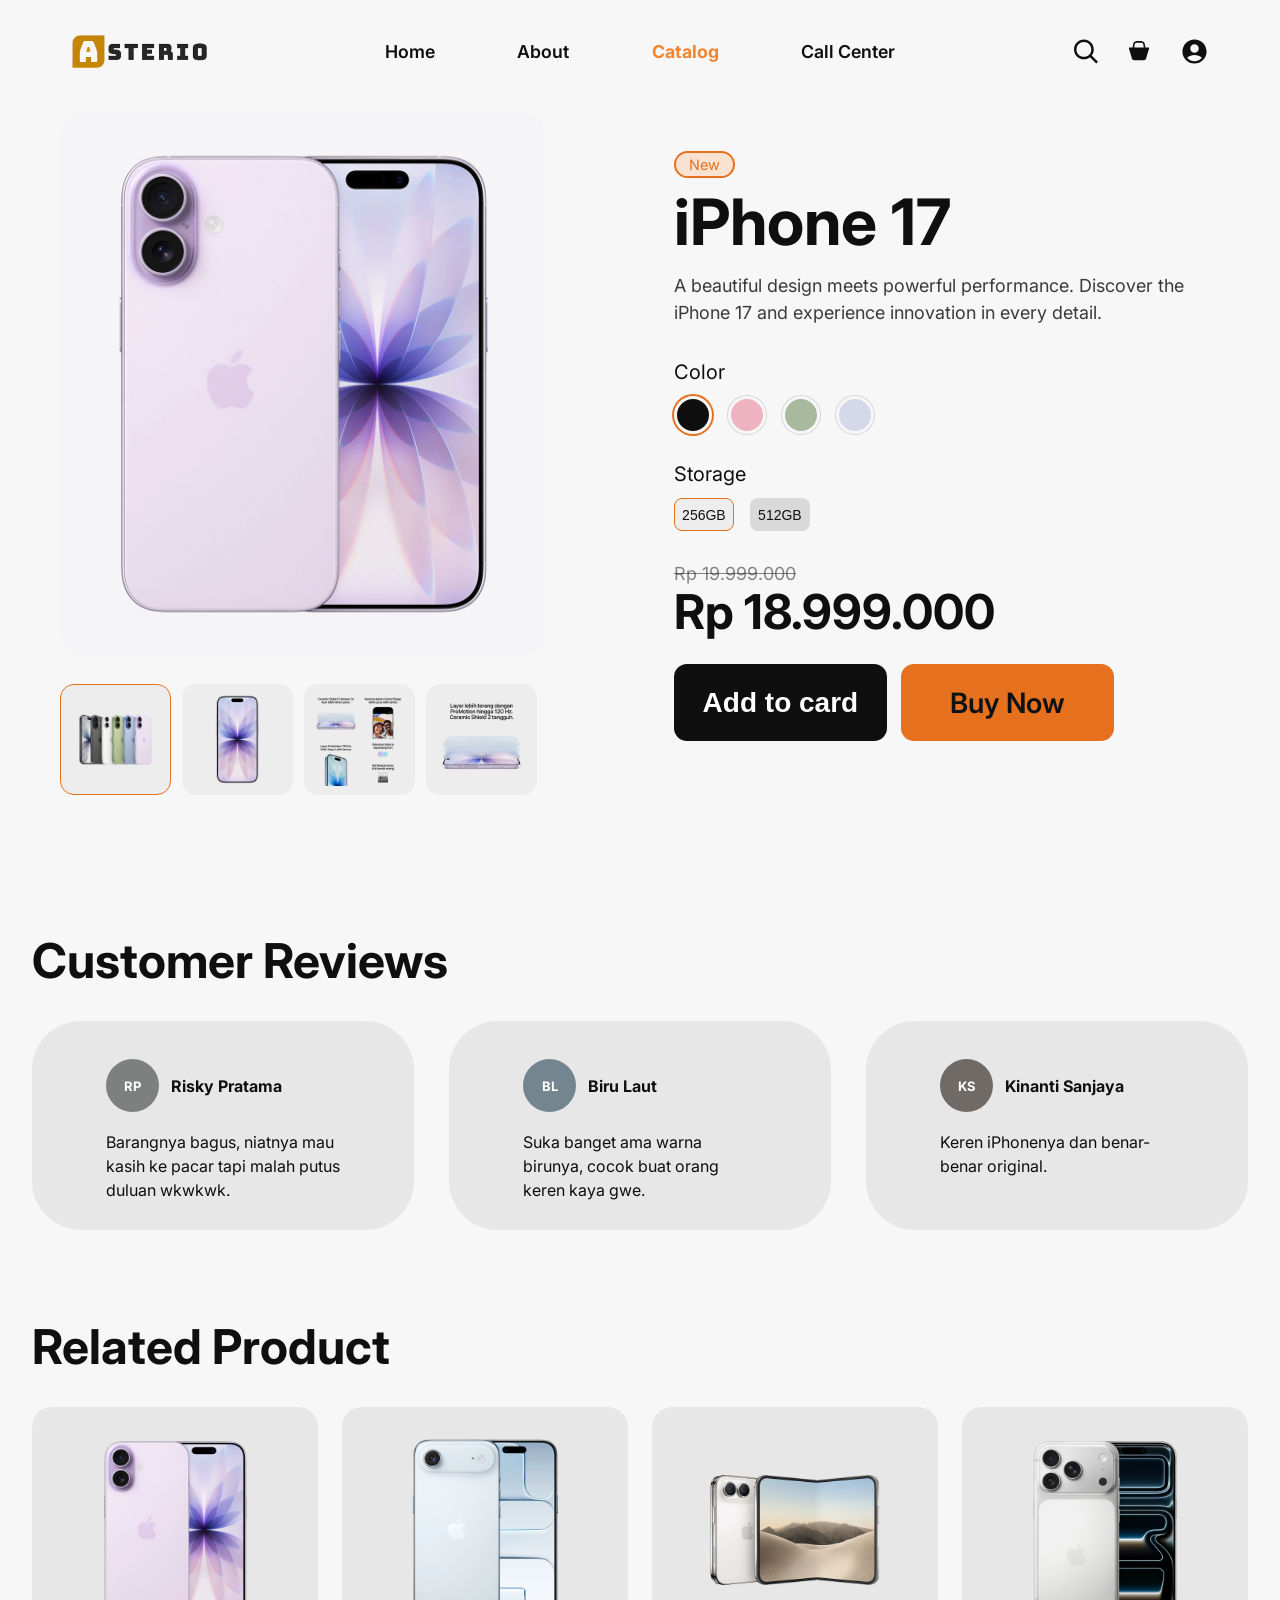
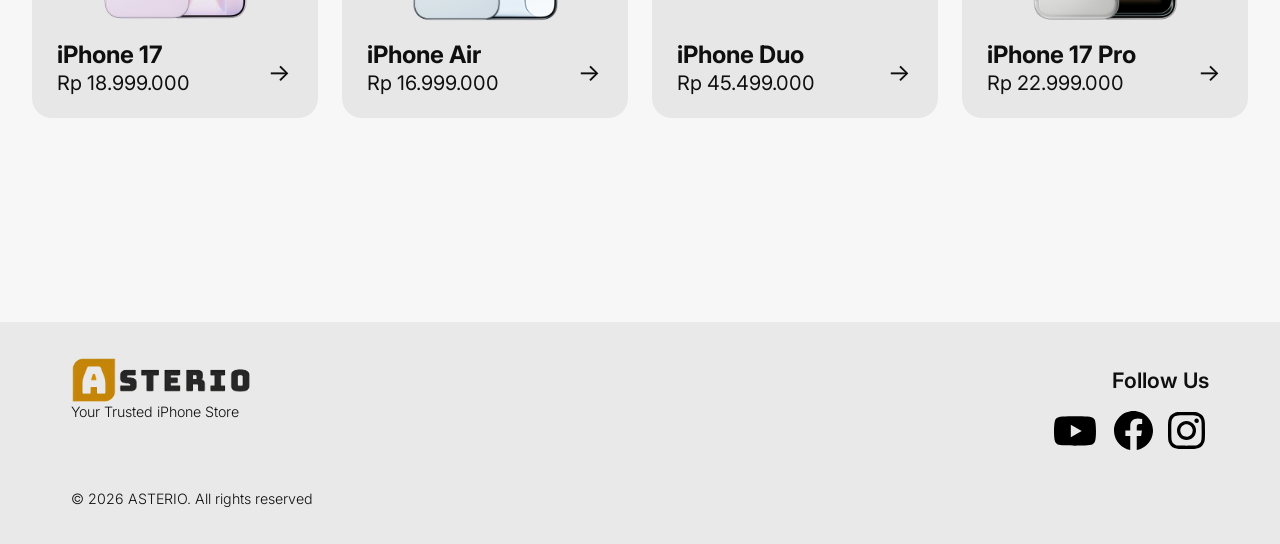
<file: product-detail.html>
<!DOCTYPE html>
<html lang="id">
<head>
    <meta charset="UTF-8">
    <meta name="viewport" content="width=device-width, initial-scale=1.0">
    <title>Product Detail | Asterio</title>
    <link rel="preconnect" href="https://fonts.googleapis.com">
    <link rel="preconnect" href="https://fonts.gstatic.com" crossorigin>
    <link href="https://fonts.googleapis.com/css2?family=Inter:ital,opsz,wght@0,14..32,100..900;1,14..32,100..900&family=Science+Gothic:wght@100..900&display=swap" rel="stylesheet">
    <link rel="stylesheet" href="style.css">
    <link rel="stylesheet" href="pages.css">
</head>
<body>
    <header class="site-header">
        <div class="header-inner">
            <a class="brand" href="index.html" aria-label="Asterio home"><img class="brand-logo" src="assets/asterio-logo.png" alt="ASTERIO"></a>
            <nav class="main-nav" aria-label="Main navigation">
                <a href="index.html">Home</a>
                <a href="about.html">About</a>
                <a href="catalog.html" class="active">Catalog</a>
                <a href="callcenter.html">Call Center</a>
            </nav>
            <img class="header-icons" src="assets/header-icons.svg" alt="Search, shopping bag, and account">
        </div>
    </header>

    <main class="detail-page">
        <section class="detail-hero" aria-label="Detail produk">
            <div class="detail-showcase">
                <div class="detail-gallery">
                    <div class="detail-main-image">
                        <img id="detailImage" src="assets/iphone-17-figma-0.png" alt="iPhone 17">
                    </div>
                    <div class="detail-thumbnails" aria-label="Pilihan tampilan produk">
                        <button class="detail-thumb active" type="button"><img id="thumbOne" src="assets/iphone-17-figma-1.png" alt=""></button>
                        <button class="detail-thumb" type="button"><img id="thumbTwo" src="assets/iphone-17-figma-2.png" alt=""></button>
                        <button class="detail-thumb" type="button"><img id="thumbThree" src="assets/iphone-17-figma-3.png" alt=""></button>
                        <button class="detail-thumb" type="button"><img id="thumbFour" src="assets/iphone-17-figma-4.png" alt=""></button>
                    </div>
                </div>

                <div class="detail-product-info">
                    <span class="detail-badge" id="detailTag">New</span>
                    <h1 id="detailName">iPhone 17</h1>
                    <p class="detail-description" id="detailDescription">A beautiful design meets powerful performance. Discover the iPhone 17 and experience innovation in every detail.</p>

                    <div class="option-group">
                        <span class="option-label">Color</span>
                        <div class="color-options" aria-label="Pilihan warna">
                            <button class="color-dot color-black active" type="button" aria-label="Black"></button>
                            <button class="color-dot color-pink" type="button" aria-label="Pink"></button>
                            <button class="color-dot color-green" type="button" aria-label="Green"></button>
                            <button class="color-dot color-blue" type="button" aria-label="Blue"></button>
                        </div>
                    </div>

                    <div class="option-group">
                        <span class="option-label">Storage</span>
                        <div class="storage-options" aria-label="Pilihan kapasitas">
                            <button class="storage-option active" type="button">256GB</button>
                            <button class="storage-option" type="button">512GB</button>
                        </div>
                    </div>

                    <p class="detail-old-price" id="detailOldPrice">Rp 19.999.000</p>
                    <p class="detail-price" id="detailPrice">Rp 18.999.000</p>

                    <div class="detail-actions">
                        <button class="detail-cart" type="button">Add to card</button>
                        <a id="orderLink" href="callcenter.html" class="detail-buy">Buy Now</a>
                    </div>
                </div>
            </div>
        </section>

        <section class="customer-reviews" aria-labelledby="reviews-title">
            <h2 id="reviews-title">Customer Reviews</h2>
            <div class="review-grid">
                <article class="review-card">
                    <div class="review-person"><span class="review-avatar avatar-one">RP</span><strong>Risky Pratama</strong></div>
                    <p>Barangnya bagus, niatnya mau kasih ke pacar tapi malah putus duluan wkwkwk.</p>
                </article>
                <article class="review-card">
                    <div class="review-person"><span class="review-avatar avatar-two">BL</span><strong>Biru Laut</strong></div>
                    <p>Suka banget ama warna birunya, cocok buat orang keren kaya gwe.</p>
                </article>
                <article class="review-card">
                    <div class="review-person"><span class="review-avatar avatar-three">KS</span><strong>Kinanti Sanjaya</strong></div>
                    <p>Keren iPhonenya dan benar-benar original.</p>
                </article>
            </div>
        </section>

        <section class="related-products" aria-labelledby="related-title">
            <h2 id="related-title">Related Product</h2>
            <div class="related-grid" id="relatedGrid"></div>
        </section>
    </main>

    <footer class="site-footer" id="site-footer">
        <div class="footer-left">
            <div class="footer-brand-block">
                <a class="brand footer-brand" href="index.html" aria-label="Asterio home"><img class="brand-logo" src="assets/asterio-logo.png" alt="ASTERIO"></a>
                <p>Your Trusted iPhone Store</p>
            </div>
            <p class="footer-copyright">&copy; 2026 ASTERIO. All rights reserved</p>
        </div>
        <div class="footer-social">
            <h2>Follow Us</h2>
            <ul class="social-links" aria-label="ASTERIO on social media">
                <li class="social-icon"><img src="assets/footer-youtube.svg" alt="YouTube"></li>
                <li class="social-icon"><img src="assets/footer-facebook-mark.svg" alt="Facebook"></li>
                <li class="social-icon"><img src="assets/footer-instagram.svg" alt="Instagram"></li>
            </ul>
        </div>
    </footer>

    <script>
        const products = {
            "iphone-17": {
                name: "iPhone 17",
                tag: "New",
                price: "Rp 18.999.000",
                oldPrice: "Rp 19.999.000",
                storage: ["256GB", "512GB"],
                thumbs: ["assets/iphone-17-figma-1.png", "assets/iphone-17-figma-2.png", "assets/iphone-17-figma-3.png", "assets/iphone-17-figma-4.png"],
                image: "assets/iphone-17-figma-0.png",
                alt: "iPhone 17 Sage Green",
                description: "A beautiful design meets powerful performance. Discover the iPhone 17 and experience innovation in every detail."
            },
            "iphone-air": {
                name: "iPhone Air",
                tag: "Ultra Thin",
                price: "Rp 16.999.000",
                oldPrice: "Rp 21.499.000",
                storage: ["256GB", "512GB", "1TB"],
                thumbs: ["assets/iphone-air-figma-1.png", "assets/iphone-air-figma-2.png", "assets/iphone-air-figma-3.png", "assets/iphone-air-figma-4.png"],
                image: "assets/iphone-air-figma-0.png",
                alt: "iPhone Air Silver dan Sky Blue",
                description: "Ultra-thin design. Effortless elegance. Powerful performance. Discover the all-new iPhone Air."
            },
            "iphone-duo": {
                name: "iPhone Duo",
                tag: "New Arrival",
                price: "Rp 45.499.000",
                oldPrice: "Rp 46.499.000",
                storage: ["256GB", "512GB", "1TB", "2TB"],
                thumbs: ["assets/iphone-duo-figma-1.png", "assets/iphone-duo-figma-2.png", "assets/iphone-duo-figma-3.png", "assets/iphone-duo-figma-4.png"],
                image: "assets/iphone-duo-figma-0.png",
                alt: "iPhone Duo dengan Titanium Finish",
                description: "Unfold possibilities. Experience a new dimension of design, performance, and versatility with iPhone Duo."
            },
            "iphone-17-pro": {
                name: "iPhone 17 Pro",
                tag: "Pro Series",
                price: "Rp 22.999.000",
                oldPrice: "Rp 24.999.000",
                storage: ["256GB", "512GB", "1TB", "2TB"],
                thumbs: ["assets/iphone-17-pro-figma-1.png", "assets/iphone-17-pro-figma-2.png", "assets/iphone-17-pro-figma-3.png", "assets/iphone-17-pro-figma-4.png"],
                image: "assets/iphone-17-pro-figma-0.png",
                alt: "iPhone 17 Pro",
                description: "Pro-level performance. Professional photography. Premium design. Discover the power of iPhone 17 Pro."
            },
            "iphone-16": {
                name: "iPhone 16",
                tag: "Classic",
                price: "Rp 16.999.000",
                oldPrice: "Rp 17.999.000",
                storage: ["128GB", "256GB", "512GB"],
                thumbs: ["assets/iphone-16-figma-1.png", "assets/iphone-16-figma-2.png", "assets/iphone-16-figma-3.png", "assets/iphone-16-figma-4.png"],
                image: "assets/iphone-16-figma-0.png",
                alt: "iPhone 16",
                description: "Powerful performance, stunning photography, and timeless design. Meet the iPhone 16, made for everything you do."
            }
        };

        const productId = new URLSearchParams(window.location.search).get("id");
        const product = products[productId] || products["iphone-17"];

        document.title = `${product.name} | Asterio`;
        document.getElementById("detailTag").textContent = product.tag;
        document.getElementById("detailName").textContent = product.name;
        document.getElementById("detailPrice").textContent = product.price;
        document.getElementById("detailOldPrice").textContent = product.oldPrice;
        document.getElementById("detailDescription").textContent = product.description;

        const detailImage = document.getElementById("detailImage");
        detailImage.src = product.image;
        detailImage.alt = product.alt;

        ["thumbOne", "thumbTwo", "thumbThree", "thumbFour"].forEach((id, index) => {
            document.getElementById(id).src = product.thumbs[index];
        });

        const storageOptions = document.querySelector(".storage-options");
        storageOptions.innerHTML = product.storage
            .map((capacity, index) => `<button class="storage-option${index === 0 ? " active" : ""}" type="button">${capacity}</button>`)
            .join("");

        storageOptions.querySelectorAll(".storage-option").forEach(button => {
            button.addEventListener("click", () => {
                storageOptions.querySelectorAll(".storage-option").forEach(item => item.classList.remove("active"));
                button.classList.add("active");
            });
        });

        document.querySelectorAll(".detail-thumb").forEach((button, index) => {
            button.addEventListener("click", () => {
                document.querySelectorAll(".detail-thumb").forEach(item => item.classList.remove("active"));
                button.classList.add("active");
                const thumbnailImage = button.querySelector("img");
                if (thumbnailImage) {
                    detailImage.src = thumbnailImage.src;
                    detailImage.alt = product.alt;
                }
            });
        });

        document.getElementById("relatedGrid").innerHTML =
            Object.entries(products)
                .filter(([id]) => id !== productId)
                .slice(0, 4)
                .map(([id, item]) => `
                    <a class="related-card" href="product-detail.html?id=${id}">
                        <div class="related-image"><img src="${item.image}" alt="${item.alt}"></div>
                        <h3>${item.name}</h3>
                        <p>${item.price}</p>
                        <span class="related-arrow" aria-hidden="true">&rarr;</span>
                    </a>
                `).join("");

        document.querySelectorAll(".color-dot").forEach(button => {
            button.addEventListener("click", () => {
                document.querySelectorAll(".color-dot").forEach(item => item.classList.remove("active"));
                button.classList.add("active");
            });
        });

        document.querySelectorAll(".storage-option").forEach(button => {
            button.addEventListener("click", () => {
                document.querySelectorAll(".storage-option").forEach(item => item.classList.remove("active"));
                button.classList.add("active");
            });
        });
    </script>
</body>
</html>
</file>
<file: style.css>
:root {
    color-scheme: light;
    --color-orange: #e5701e;
    --color-ink: #0f0f0f;
    --color-page: #f7f7f7;
    --color-card: #e9e9e9;
    --font-body: "Inter", sans-serif;
}

* {
    box-sizing: border-box;
}

body {
    background: var(--color-page);
    color: var(--color-ink);
    font-family: var(--font-body);
    margin: 0 auto;
    max-width: 1440px;
    min-width: 320px;
}

a {
    color: inherit;
    text-decoration: none;
}

.site-header {
    height: min(123px, 8.5417vw);
    padding-top: min(33px, 2.2917vw);
}

.header-inner {
    align-items: center;
    display: grid;
    grid-template-columns: 1fr auto 1fr;
    height: min(50px, 3.4722vw);
    margin: 0 auto;
    max-width: 1300px;
    padding: 0 min(10px, 0.6944vw);
    width: calc(100% - min(9.7222vw, 140px));
}

.brand {
    display: block;
    line-height: 0;
    width: min(154px, 10.6944vw);
    white-space: nowrap;
}

.brand-logo {
    display: block;
    height: auto;
    width: 100%;
}

.footer-brand {
    width: 180px;
}

.main-nav {
    align-items: center;
    display: flex;
    gap: min(93px, 6.4583vw);
}

.main-nav a {
    font-size: min(20px, 1.3889vw);
    font-weight: 600;
    white-space: nowrap;
}

.main-nav a:hover,
.see-all:hover,
.product-info a:hover {
    color: var(--color-orange);
}

.header-icons {
    display: block;
    height: 29px;
    justify-self: end;
    width: 135px;
}

.hero {
    aspect-ratio: 1320 / 370;
    border-radius: 28px;
    margin: 1.5rem auto 0;
    overflow: hidden;
    position: relative;
    width: min(1320px, calc(100% - 64px));
}

.hero > img {
    display: block;
    height: 100%;
    object-fit: cover;
    width: 100%;
}

.visually-hidden {
    clip: rect(0, 0, 0, 0);
    clip-path: inset(50%);
    height: 1px;
    overflow: hidden;
    position: absolute;
    white-space: nowrap;
    width: 1px;
}

.benefits {
    height: min(59px, 4.0972vw);
    margin: min(23px, 1.5972vw) auto 0;
    max-width: 1440px;
    padding: 0 min(80px, 5.5556vw);
}

.benefit-list {
    align-items: center;
    display: grid;
    grid-template-columns: repeat(4, minmax(0, 1fr));
    list-style: none;
    margin: 0;
    padding: 0;
}

.benefit {
    align-items: center;
    display: flex;
    gap: min(10px, 0.6944vw);
    min-width: 0;
}

.benefit-icon {
    display: block;
    flex: 0 0 59px;
    height: 59px;
    width: 59px;
}

.benefit-icon--shield {
    flex-basis: 38px;
    height: 48px;
    position: relative;
    width: 38px;
}

.benefit-icon--shield img:first-child {
    display: block;
    height: 48px;
    width: 38px;
}

.benefit-icon--shield img:last-child {
    height: 12px;
    left: 9px;
    position: absolute;
    top: 17px;
    width: 20px;
}

.benefit-copy {
    display: flex;
    flex-direction: column;
    gap: 5px;
    min-width: 0;
    padding: 0 min(10px, 0.6944vw);
}

.benefit-copy strong {
    font-size: min(24px, 1.6667vw);
    font-weight: 500;
    line-height: 1.15;
    white-space: nowrap;
}

.benefit-copy small {
    font-size: min(12px, 0.8333vw);
    font-weight: 300;
    line-height: 1.2;
    white-space: nowrap;
}

.products {
    margin-top: min(12px, 0.8333vw);
    padding: 0 min(80px, 5.5556vw);
}

.section-heading {
    align-items: end;
    display: flex;
    height: min(89px, 6.1806vw);
    justify-content: space-between;
}

.section-heading h2 {
    font-size: min(48px, 3.3333vw);
    font-weight: 500;
    line-height: 1.15;
    margin: 0;
}

.section-heading p {
    font-size: min(24px, 1.6667vw);
    font-weight: 300;
    line-height: 1.2;
    margin: 0;
}

.see-all {
    font-size: min(32px, 2.2222vw);
    font-weight: 400;
    line-height: 1.2;
    padding-bottom: 3px;
    white-space: nowrap;
}

.product-list {
    display: grid;
    gap: min(56px, 3.8889vw);
    grid-template-columns: repeat(3, minmax(0, 1fr));
    list-style: none;
    margin: min(35px, 2.4306vw) 0 0;
    padding: 0;
}

.product-card {
    background: var(--color-card);
    border-radius: min(26px, 1.8056vw);
    height: min(230px, 15.9722vw);
    overflow: hidden;
    position: relative;
}

.product-photo {
    overflow: hidden;
    position: absolute;
}

.product-photo img {
    max-width: none;
    position: absolute;
}

.product-photo--17 {
    height: 115.22%;
    left: 3.08%;
    top: -6.52%;
    width: 39.85%;
}

.product-photo--17 img {
    height: 100%;
    left: 0;
    object-fit: contain;
    top: 0;
    width: 100%;
}

.product-photo--air {
    height: 100.43%;
    left: 3.6%;
    top: 3.04%;
    width: 37.28%;
}

.product-photo--air img {
    height: 100%;
    left: 0;
    object-fit: contain;
    top: 0;
    width: 100%;
}

.product-photo--duo {
    height: 88.26%;
    left: 2.06%;
    top: 5.65%;
    width: 37.02%;
}

.product-photo--duo img {
    height: 100%;
    left: 0;
    object-fit: contain;
    top: 0;
    width: 100%;
}

.product-info {
    left: 43%;
    position: absolute;
    top: 53.48%;
}

.product-info h3 {
    font-size: min(40px, 2.7778vw);
    font-weight: 500;
    line-height: 1.2;
    margin: 0 0 min(8px, 0.5556vw);
    white-space: nowrap;
}

.product-info a {
    align-items: center;
    display: flex;
    font-size: min(20px, 1.3889vw);
    font-weight: 300;
    gap: min(12px, 0.8333vw);
    line-height: 1.2;
    white-space: nowrap;
}

.arrow-icon {
    align-items: center;
    display: inline-flex;
    flex: 0 0 clamp(24px, 2.0595vw, 29.6564px);
    height: clamp(24px, 2.0894vw, 30.0879px);
    justify-content: center;
    width: clamp(24px, 2.0595vw, 29.6564px);
}

.arrow-icon img {
    display: block;
}

.trade-in {
    background: var(--color-orange);
    border-radius: min(64px, 4.4444vw);
    height: min(312px, 21.6667vw);
    margin: min(73px, 5.0694vw) min(80px, 5.5556vw) 0;
    overflow: hidden;
    position: relative;
}

.trade-in-stripe {
    height: min(1199px, 83.2639vw);
    left: min(779px, 54.0972vw);
    pointer-events: none;
    position: absolute;
    top: max(-188px, -13.0556vw);
    width: min(579px, 40.2083vw);
}

.trade-in-stripe img {
    left: -7.17%;
    position: absolute;
    top: -3.04%;
}

.trade-in-copy {
    left: min(116px, 8.0556vw);
    position: absolute;
    top: min(68px, 4.7222vw);
    z-index: 1;
}

.trade-in-copy h2 {
    font-size: min(48px, 3.3333vw);
    font-weight: 500;
    line-height: 1.15;
    margin: 0;
    white-space: nowrap;
}

.trade-in-copy a {
    align-items: center;
    background: var(--color-ink);
    border-radius: min(21px, 1.4583vw);
    color: var(--color-orange);
    display: flex;
    font-size: min(24px, 1.6667vw);
    font-weight: 400;
    gap: min(6px, 0.4167vw);
    height: min(42px, 2.9167vw);
    justify-content: center;
    margin-top: min(20px, 1.3889vw);
    padding: 0 min(6px, 0.4167vw);
    white-space: nowrap;
    width: min(177px, 12.2917vw);
}

.trade-in-phone {
    height: min(365px, 25.3472vw);
    left: min(634px, 44.0278vw);
    object-fit: cover;
    position: absolute;
    top: max(-53px, -3.6806vw);
    width: min(607px, 42.1528vw);
}

main {
    padding-bottom: min(167px, 11.5972vw);
}

.site-footer {
    align-items: flex-start;
    background: var(--color-card);
    display: flex;
    height: min(250px, 17.3611vw);
    justify-content: space-between;
    padding: min(40px, 2.7778vw) min(80px, 5.5556vw);
}

.footer-left {
    display: flex;
    flex-direction: column;
    gap: min(79px, 5.4861vw);
    width: 272px;
}

.footer-brand-block p,
.footer-copyright {
    font-size: min(16px, 1.1111vw);
    font-weight: 300;
    line-height: 1.2;
    margin: 0;
}

.footer-social {
    align-items: flex-end;
    display: flex;
    flex-direction: column;
    gap: min(15px, 1.0417vw);
    margin-top: min(12px, 0.8333vw);
    width: 158px;
}

.footer-social h2 {
    font-size: min(24px, 1.6667vw);
    font-weight: 600;
    line-height: 1.2;
    margin: 0;
}

.social-links {
    align-items: center;
    display: flex;
    gap: min(17px, 1.1806vw);
    list-style: none;
    margin: 0;
    padding: 0;
    width: 158px;
}

.social-icon {
    display: block;
    flex: none;
}

.social-icon img {
    display: block;
}

.social-icon--facebook {
    height: 39px;
    mask-image: url("assets/footer-facebook-mask.svg");
    mask-position: center;
    mask-repeat: no-repeat;
    mask-size: 39px 39px;
    overflow: hidden;
    width: 39px;
    -webkit-mask-image: url("assets/footer-facebook-mask.svg");
    -webkit-mask-position: center;
    -webkit-mask-repeat: no-repeat;
    -webkit-mask-size: 39px 39px;
}

@media (min-width: 901px) and (max-width: 1200px) {
    .header-inner {
        width: calc(100% - min(9.7222vw, 140px));
    }

    .header-icons,
    .benefit-icon,
    .arrow-icon img {
        transform: scale(0.8);
    }

    .header-icons {
        transform-origin: right center;
    }

    .benefit-icon {
        transform-origin: center;
    }

    .social-icon {
        transform: scale(0.8);
        transform-origin: center;
    }

    .trade-in-stripe {
        transform: scale(0.8);
        transform-origin: top left;
    }
}

@media (max-width: 900px) {
    .site-header {
        height: auto;
        padding: 20px 24px;
    }

    .header-inner {
        gap: 20px;
        grid-template-columns: 1fr auto;
        height: auto;
        width: 100%;
    }

    .brand {
        width: 150px;
    }

    .main-nav {
        gap: clamp(18px, 5vw, 48px);
        grid-column: 1 / -1;
        grid-row: 2;
        justify-content: center;
        order: 1;
    }

    .main-nav a {
        font-size: 16px;
    }

    .header-icons {
        grid-column: 2;
        grid-row: 1;
        transform: scale(0.8);
        transform-origin: right center;
    }

    .benefits {
        height: auto;
        margin-top: 24px;
        padding: 0 30px;
    }

    .benefit-list {
        gap: 18px 12px;
        grid-template-columns: repeat(2, minmax(0, 1fr));
    }

    .benefit-icon {
        margin-right: -12px;
        transform: scale(0.8);
        transform-origin: center;
    }

    .benefit-icon--shield {
        margin-right: -8px;
        transform: scale(0.8);
        transform-origin: center;
    }

    .benefit-copy {
        padding: 0;
    }

    .benefit-copy strong {
        font-size: 18px;
    }

    .benefit-copy small {
        font-size: 10px;
    }

    .products {
        margin-top: 12px;
        padding: 0 30px;
    }

    .section-heading {
        height: auto;
        margin-bottom: 28px;
    }

    .section-heading h2 {
        font-size: 38px;
    }

    .section-heading p {
        font-size: 18px;
    }

    .see-all {
        font-size: 22px;
    }

    .product-list {
        gap: 22px;
        grid-template-columns: 1fr;
        margin-top: 0;
    }

    .product-card {
        height: min(230px, 25.5556vw);
        margin: 0 auto;
        max-width: 600px;
        width: 100%;
    }

    .product-info h3 {
        font-size: 32px;
    }

    .product-info a {
        font-size: 16px;
    }

    .arrow-icon img {
        transform: scale(0.8);
    }

    .trade-in {
        height: clamp(210px, 28vw, 260px);
        margin: 48px 30px 0;
    }

    .trade-in-stripe {
        left: auto;
        right: -370px;
        transform: scale(0.7);
        transform-origin: top left;
    }

    .trade-in-copy {
        left: clamp(32px, 8.0556vw, 72px);
        top: clamp(36px, 4.7222vw, 43px);
    }

    .trade-in-copy h2 {
        font-size: 34px;
    }

    .trade-in-copy a {
        font-size: 18px;
        height: 38px;
        margin-top: 16px;
        width: 150px;
    }

    .trade-in-phone {
        height: auto;
        left: auto;
        right: -70px;
        top: 0;
        width: 55%;
    }

    main {
        padding-bottom: 120px;
    }

    .site-footer {
        height: auto;
        min-height: 180px;
        padding: 32px 30px;
    }

    .footer-left {
        gap: 48px;
    }

    .footer-brand-block p {
        font-size: 14px;
    }

    .footer-copyright {
        font-size: 12px;
    }

    .footer-social {
        margin-top: 0;
    }

    .footer-social h2 {
        font-size: 18px;
    }

    .social-links {
        gap: 12px;
    }

}

@media (max-width: 520px) {
    .header-inner {
        gap: 16px;
    }

    .brand {
        width: 120px;
    }

    .main-nav {
        gap: 22px;
    }

    .main-nav a {
        font-size: 14px;
    }

    .benefit-list {
        gap: 18px 8px;
    }

    .benefit {
        align-items: flex-start;
        gap: 8px;
    }

    .benefit-icon {
        margin-right: -20px;
        transform: scale(0.66);
    }

    .benefit-icon--shield {
        margin-right: -14px;
        transform: scale(0.66);
    }

    .benefit-copy strong {
        font-size: 14px;
    }

    .benefit-copy small {
        font-size: 9px;
        white-space: normal;
    }

    .products {
        margin-top: 10px;
        padding: 0 20px;
    }

    .section-heading {
        align-items: flex-end;
        gap: 12px;
        margin-bottom: 22px;
    }

    .section-heading h2 {
        font-size: 30px;
    }

    .section-heading p {
        font-size: 14px;
    }

    .see-all {
        font-size: 16px;
    }

    .product-card {
        height: 190px;
    }

    .product-info {
        left: 42%;
        top: 52%;
    }

    .product-info h3 {
        font-size: 24px;
    }

    .product-info a {
        font-size: 12px;
        gap: 5px;
    }

    .arrow-icon {
        flex-basis: 24px;
        height: 24px;
        width: 24px;
    }


    .trade-in {
        border-radius: 34px;
        height: 210px;
        margin: 34px 20px 0;
    }

    .trade-in-copy {
        left: 24px;
        top: 34px;
    }

    .trade-in-copy h2 {
        font-size: 24px;
    }

    .trade-in-copy a {
        font-size: 14px;
        height: 32px;
        margin-top: 14px;
        padding: 0 12px;
        width: 126px;
    }

    .trade-in-phone {
        right: -105px;
        width: 68%;
    }

    .trade-in-stripe {
        right: -530px;
        transform: scale(0.48);
        transform-origin: top left;
    }

    .site-footer {
        align-items: flex-start;
        flex-direction: column;
        gap: 24px;
        padding: 24px 20px;
    }

    .footer-left {
        gap: 24px;
        max-width: 100%;
    }

    .footer-brand-block p {
        font-size: 12px;
    }

    .footer-copyright {
        font-size: 11px;
    }

    .footer-social {
        align-items: flex-start;
    }

    .footer-social h2 {
        font-size: 16px;
    }
}
</file>
<file: pages.css>
/* --- TANDA MENU AKTIF DI NAVBAR --- */
.main-nav a.active {
  color: #f2852e;
  font-weight: 700;
}

/* --- CONTAINER KONTEN UTAMA --- */
.page-container {
  width: min(1320px, calc(100% - 64px));
  margin: 0 auto;
}

/* --- PAGE HERO BANNER --- */
.page-hero {
  width: min(1320px, calc(100% - 64px));
  margin: 1.5rem auto 0;
  background: linear-gradient(115deg, #e5e5e7 0%, #c4c5c9 100%);
  padding: 4.5rem 2.5rem;
  border-radius: 28px;
  text-align: center;
  font-family: 'Inter', sans-serif;
}

.page-badge {
  display: inline-block;
  font-size: 0.78rem;
  font-weight: 700;
  letter-spacing: 0.08em;
  text-transform: uppercase;
  color: #f2852e;
  background: #ffffff;
  padding: 0.35rem 1rem;
  border-radius: 999px;
  margin-bottom: 1rem;
}

.page-hero h1 {
  font-size: clamp(2.1rem, 4vw, 3.2rem);
  font-weight: 700;
  letter-spacing: -0.02em;
  color: #111111;
  margin-bottom: 0.85rem;
  line-height: 1.15;
}

.page-hero h1 span {
  color: #f2852e;
}

.page-hero p {
  max-width: 650px;
  margin: 0 auto;
  color: #3a3a3c;
  font-size: 1.05rem;
  line-height: 1.6;
}

/* --- BUTTONS --- */
.btn-primary {
  display: inline-flex;
  align-items: center;
  justify-content: center;
  gap: 0.5rem;
  background: #f2852e;
  color: #ffffff;
  font-family: 'Inter', sans-serif;
  font-weight: 600;
  font-size: 0.95rem;
  padding: 0.85rem 1.75rem;
  border-radius: 999px;
  border: none;
  text-decoration: none;
  cursor: pointer;
  transition: transform 0.2s ease, background 0.2s ease;
}

.btn-primary:hover {
  background: #dc721e;
  transform: translateY(-1px);
}

.btn-outline {
  display: inline-flex;
  align-items: center;
  justify-content: center;
  gap: 0.5rem;
  background: #ffffff;
  color: #111111;
  font-family: 'Inter', sans-serif;
  font-weight: 600;
  font-size: 0.92rem;
  padding: 0.78rem 1.5rem;
  border-radius: 999px;
  border: 1px solid #d2d2d7;
  text-decoration: none;
  cursor: pointer;
  transition: all 0.2s ease;
}

.btn-outline:hover {
  border-color: #f2852e;
  color: #f2852e;
}

/* --- SECTION BLOCK --- */
.section-block {
  padding: 4.5rem 0;
  font-family: 'Inter', sans-serif;
}

/* --- ABOUT PAGE --- */
.story-grid {
  display: grid;
  grid-template-columns: 1.1fr 0.9fr;
  gap: 3.5rem;
  align-items: center;
}

.story-content h2 {
  font-size: 2.15rem;
  font-weight: 700;
  color: #111111;
  margin-bottom: 1.1rem;
  letter-spacing: -0.015em;
}

.story-content p {
  color: #6e6e73;
  font-size: 1.02rem;
  line-height: 1.7;
  margin-bottom: 1.1rem;
}

.story-visual {
  background: #f5f5f7;
  border-radius: 24px;
  padding: 2.5rem;
  display: flex;
  align-items: center;
  justify-content: center;
}

.story-visual img {
  max-height: 330px;
  object-fit: contain;
}

.stats-bar {
  display: grid;
  grid-template-columns: repeat(4, 1fr);
  gap: 1.5rem;
  background: #141416;
  color: #ffffff;
  padding: 2.75rem 2rem;
  border-radius: 24px;
  margin-top: 4rem;
  text-align: center;
}

.stat-item h3 {
  font-size: 2.2rem;
  font-weight: 700;
  color: #f2852e;
  margin-bottom: 0.25rem;
}

.stat-item p {
  font-size: 0.95rem;
  color: #d1d1d6;
}

/* --- CATALOG PAGE --- */
.catalog-controls {
  display: flex;
  flex-wrap: wrap;
  justify-content: space-between;
  align-items: center;
  gap: 1rem;
  margin-bottom: 2.5rem;
}

.filter-tabs {
  display: flex;
  flex-wrap: wrap;
  gap: 0.65rem;
}

.filter-btn {
  padding: 0.6rem 1.35rem;
  border-radius: 999px;
  border: 1px solid #d2d2d7;
  background: #ffffff;
  color: #111111;
  font-family: 'Inter', sans-serif;
  font-weight: 500;
  font-size: 0.95rem;
  cursor: pointer;
  transition: all 0.2s ease;
}

.filter-btn.active,
.filter-btn:hover {
  background: #f2852e;
  color: #ffffff;
  border-color: #f2852e;
}

.search-box {
  min-width: 280px;
}

.search-box input {
  width: 100%;
  padding: 0.7rem 1.25rem;
  border-radius: 999px;
  border: 1px solid #d2d2d7;
  font-family: 'Inter', sans-serif;
  font-size: 0.95rem;
  outline: none;
}

.search-box input:focus {
  border-color: #f2852e;
}

.catalog-grid {
  display: grid;
  grid-template-columns: repeat(auto-fill, minmax(290px, 1fr));
  gap: 1.75rem;
}

.catalog-card {
  background: #f5f5f7;
  border-radius: 24px;
  padding: 1.75rem;
  display: flex;
  flex-direction: column;
  justify-content: space-between;
  transition: transform 0.25s ease, box-shadow 0.25s ease;
}

.catalog-card-link {
  display: block;
  color: inherit;
  text-decoration: none;
}

.catalog-card:hover {
  transform: translateY(-5px);
  box-shadow: 0 12px 30px rgba(0, 0, 0, 0.08);
}

.product-tag {
  align-self: flex-start;
  font-size: 0.75rem;
  font-weight: 700;
  text-transform: uppercase;
  padding: 0.3rem 0.75rem;
  border-radius: 999px;
  background: rgba(242, 133, 46, 0.14);
  color: #f2852e;
  margin-bottom: 1rem;
}

.catalog-img-wrap {
  height: 220px;
  display: flex;
  align-items: center;
  justify-content: center;
  margin-bottom: 1.25rem;
}

.catalog-img-wrap img {
  max-height: 100%;
  object-fit: contain;
}

.catalog-info h3 {
  font-size: 1.3rem;
  font-weight: 700;
  color: #111111;
  margin-bottom: 0.35rem;
}

.product-specs {
  font-size: 0.88rem;
  color: #6e6e73;
  margin-bottom: 0.85rem;
}

.product-price {
  font-size: 1.18rem;
  font-weight: 700;
  color: #111111;
  margin-bottom: 1.25rem;
}

.product-actions {
  display: flex;
  gap: 0.65rem;
}

.product-actions .btn-primary {
  flex: 1;
  padding: 0.7rem 1rem;
  font-size: 0.9rem;
}

/* --- PRODUCT DETAIL PAGE --- */
.back-link {
  display: inline-block;
  margin-bottom: 1.5rem;
  color: #6e6e73;
  font-weight: 600;
}

.back-link:hover {
  color: #f2852e;
}

.product-detail-layout {
  display: grid;
  grid-template-columns: minmax(0, 1fr) minmax(320px, 0.78fr);
  gap: 3.5rem;
  align-items: center;
}

.product-detail-visual {
  min-height: 520px;
  border-radius: 28px;
  background: #ededee;
  display: flex;
  align-items: center;
  justify-content: center;
  position: relative;
  padding: 3.5rem;
}

.product-detail-visual .product-tag {
  position: absolute;
  left: 2rem;
  top: 2rem;
}

.product-detail-visual img {
  max-width: 100%;
  max-height: 420px;
  object-fit: contain;
}

.detail-kicker {
  color: #f2852e;
  font-weight: 700;
  margin-bottom: 0.65rem;
}

.product-detail-content h1 {
  font-size: clamp(2.4rem, 5vw, 4.5rem);
  line-height: 1;
  margin: 0 0 1rem;
}

.detail-price {
  font-size: 1.55rem;
  font-weight: 800;
  margin-bottom: 1.25rem;
}

.detail-description {
  color: #6e6e73;
  line-height: 1.75;
  margin-bottom: 1.5rem;
}

.detail-spec-list {
  display: grid;
  grid-template-columns: repeat(2, minmax(0, 1fr));
  gap: 0.75rem;
  margin-bottom: 2rem;
}

.detail-spec-list span {
  background: #f5f5f7;
  border-radius: 12px;
  padding: 0.85rem 1rem;
  font-size: 0.92rem;
  font-weight: 600;
}

.detail-actions {
  display: flex;
  flex-wrap: wrap;
  gap: 0.75rem;
}

.detail-page {
  font-family: 'Inter', sans-serif;
  overflow: hidden;
}

.detail-hero {
  width: min(1280px, calc(100% - 64px));
  margin: 0 auto;
  padding: 0 0 70px;
}

.back-link {
  display: inline-block;
  margin-bottom: 18px;
  color: #6e6e73;
  font-size: 0.9rem;
  font-weight: 600;
}

.detail-showcase {
  display: grid;
  grid-template-columns: 485px minmax(0, 530px);
  gap: clamp(56px, 10.07vw, 145px);
  align-items: start;
  min-height: 720px;
  width: min(1160px, 100%);
  margin: 0 auto;
}

.detail-main-image {
  height: 550px;
  display: flex;
  align-items: center;
  justify-content: center;
  background: #f5f5f7;
  border-radius: 28px;
  overflow: hidden;
}

.detail-main-image img {
  width: 100%;
  height: 100%;
  object-fit: contain;
}

.detail-thumbnails {
  display: grid;
  grid-template-columns: repeat(4, 111px);
  gap: 11px;
  margin-top: 25px;
}

.detail-thumb {
  width: 111px;
  height: 111px;
  border: 1px solid transparent;
  border-radius: 14px;
  background: #ededee;
  padding: 8px;
  cursor: pointer;
  overflow: hidden;
}

.detail-thumb.active {
  border-color: #e5701e;
}

.detail-thumb img {
  width: 100%;
  height: 100%;
  object-fit: contain;
}

.detail-product-info {
  padding-top: 42px;
}

.detail-badge {
  display: inline-block;
  color: #e5701e;
  border: 2px solid #e5701e;
  background: rgba(255, 128, 39, 0.18);
  border-radius: 18px;
  font-size: 0.9rem;
  padding: 3px 13px;
  margin-bottom: 12px;
}

.detail-product-info h1 {
  font-size: 64px;
  line-height: 1;
  margin: 0 0 18px;
}

.detail-description {
  max-width: 600px;
  color: #3a3a3c;
  font-size: 18px;
  line-height: 1.5;
  margin: 0 0 34px;
}

.option-group {
  margin-bottom: 28px;
}

.option-label {
  display: block;
  font-size: 20px;
  font-weight: 400;
  margin-bottom: 12px;
}

.color-options,
.storage-options {
  display: flex;
  gap: 16px;
  align-items: center;
}

.color-dot {
  width: 38px;
  height: 38px;
  border: 3px solid #f7f7f7;
  border-radius: 50%;
  cursor: pointer;
  box-shadow: 0 0 0 1px #d7d7da;
}

.color-dot.active {
  box-shadow: 0 0 0 2px #e5701e;
}

.color-black { background: #0f0f0f; }
.color-pink { background: #efb2c1; }
.color-green { background: #a8b99d; }
.color-blue { background: #d5d8e8; }

.storage-option {
  min-width: 60px;
  height: 33px;
  border: 1px solid transparent;
  border-radius: 8px;
  background: #d9d9d9;
  color: #111;
  font-size: 14px;
  cursor: pointer;
}

.storage-option.active {
  border-color: #e5701e;
  background: #ededee;
}

.detail-old-price {
  color: rgba(15, 15, 15, 0.5);
  font-size: 18px;
  text-decoration: line-through;
  margin: 32px 0 4px;
}

.detail-price {
  font-size: 48px;
  font-weight: 700;
  line-height: 1;
  margin: 0 0 28px;
}

.detail-actions {
  display: grid;
  grid-template-columns: 213px 213px;
  gap: 14px;
}

.detail-cart,
.detail-buy {
  height: 77px;
  border: none;
  border-radius: 13px;
  display: inline-flex;
  align-items: center;
  justify-content: center;
  font-size: 28px;
  font-weight: 600;
  text-decoration: none;
  cursor: pointer;
}

.detail-cart {
  background: #0f0f0f;
  color: #fff;
}

.detail-buy {
  background: #e5701e;
  color: #111;
}

.customer-reviews,
.related-products {
  width: min(1280px, calc(100% - 64px));
  margin: 0 auto;
  padding: 38px 0 55px;
}

.customer-reviews h2,
.related-products h2 {
  font-size: 48px;
  line-height: 1;
  margin: 0 0 36px;
}

.review-grid {
  display: grid;
  grid-template-columns: repeat(3, 1fr);
  gap: 35px;
}

.review-card {
  min-height: 203px;
  background: #e7e7e7;
  border-radius: 49px;
  padding: 38px 74px 28px;
}

.review-person {
  display: flex;
  align-items: center;
  gap: 12px;
  margin-bottom: 18px;
}

.review-avatar {
  width: 53px;
  height: 53px;
  border-radius: 50%;
  display: flex;
  align-items: center;
  justify-content: center;
  color: #fff;
  background: #7d807e;
  font-size: 13px;
  font-weight: 700;
}

.avatar-two { background: #73858f; }
.avatar-three { background: #6f6a66; }

.review-card p {
  font-size: 16px;
  line-height:1.5;
  margin: 0;
}

.related-grid {
  display: grid;
  grid-template-columns: repeat(4, 1fr);
  gap: 24px;
}

.related-card {
  height: 311px;
  background: #e7e7e7;
  border-radius: 20px;
  padding: 20px 25px;
  position: relative;
  text-decoration: none;
  transition: transform 0.2s ease;
}

.related-card:hover {
  transform: translateY(-4px);
}

.related-image {
  height: 205px;
  display: flex;
  align-items: center;
  justify-content: center;
}

.related-image img {
  max-width: 188px;
  max-height: 188px;
  object-fit: contain;
}

.related-card h3 {
  font-size: 24px;
  margin: 8px 0 2px;
}

.related-card p {
  font-size: 20px;
  margin: 0;
}

.related-arrow {
  position: absolute;
  right: 28px;
  bottom: 31px;
  font-size: 24px;
}

@media (max-width: 900px) {
  .detail-hero,
  .customer-reviews,
  .related-products {
    width: min(100% - 32px, 1280px);
  }
  .detail-showcase {
    grid-template-columns: 1fr;
    gap: 24px;
  }
  .detail-main-image {
    height: min(550px, 75vw);
  }
  .detail-thumbnails {
    grid-template-columns: repeat(4, minmax(70px, 111px));
  }
  .detail-thumb {
    width: 100%;
  }
  .detail-product-info {
    padding-top: 10px;
  }
  .detail-product-info h1 {
    font-size: clamp(42px, 10vw, 64px);
  }
  .detail-price {
    font-size: clamp(36px, 8vw, 48px);
  }
  .detail-actions {
    grid-template-columns: repeat(2, minmax(0, 213px));
  }
  .detail-cart,
  .detail-buy {
    font-size: 20px;
  }
  .customer-reviews h2,
  .related-products h2 {
    font-size: 38px;
  }
  .review-grid {
    grid-template-columns: 1fr;
  }
  .related-grid {
    grid-template-columns: repeat(2, 1fr);
  }
}

/* --- CALL CENTER PAGE --- */
.support-channels {
  display: grid;
  grid-template-columns: repeat(auto-fit, minmax(260px, 1fr));
  gap: 1.75rem;
  margin-bottom: 4rem;
}

.channel-card {
  background: #f5f5f7;
  padding: 2.25rem 1.75rem;
  border-radius: 24px;
  text-align: center;
  border: 1px solid transparent;
  transition: border-color 0.2s ease, transform 0.2s ease;
}

.channel-card:hover {
  border-color: #f2852e;
  transform: translateY(-3px);
}

.channel-icon {
  width: 56px;
  height: 56px;
  background: #ffffff;
  border-radius: 50%;
  display: flex;
  align-items: center;
  justify-content: center;
  margin: 0 auto 1.1rem;
  font-size: 1.5rem;
}

.channel-card h3 {
  font-size: 1.2rem;
  font-weight: 700;
  margin-bottom: 0.45rem;
}

.channel-card p {
  font-size: 0.92rem;
  color: #6e6e73;
  margin-bottom: 1.35rem;
  line-height: 1.5;
}

.contact-layout {
  display: grid;
  grid-template-columns: 1.15fr 0.85fr;
  gap: 3.5rem;
  align-items: start;
}

.contact-form-card {
  background: #f5f5f7;
  padding: 2.5rem;
  border-radius: 24px;
}

.contact-form-card h2 {
  font-size: 1.7rem;
  font-weight: 700;
  margin-bottom: 0.4rem;
}

.contact-form-card > p {
  color: #6e6e73;
  font-size: 0.95rem;
  margin-bottom: 1.75rem;
}

.form-group {
  margin-bottom: 1.25rem;
}

.form-group label {
  display: block;
  font-size: 0.9rem;
  font-weight: 600;
  margin-bottom: 0.45rem;
}

.form-group input,
.form-group select,
.form-group textarea {
  width: 100%;
  padding: 0.85rem 1rem;
  border-radius: 12px;
  border: 1px solid #d2d2d7;
  background: #ffffff;
  font-family: 'Inter', sans-serif;
  font-size: 0.95rem;
  outline: none;
}

.form-group input:focus,
.form-group select:focus,
.form-group textarea:focus {
  border-color: #f2852e;
}

.form-feedback {
  margin-top: 1rem;
  padding: 0.9rem 1rem;
  border-radius: 12px;
  background: #e8f5e9;
  color: #1b5e20;
  font-size: 0.92rem;
  font-weight: 500;
  display: none;
}

/* FAQ Accordion */
.faq-section h2 {
  font-size: 1.7rem;
  font-weight: 700;
  margin-bottom: 1.25rem;
}

.faq-item {
  border-bottom: 1px solid #e5e5ea;
  padding: 1.15rem 0;
}

.faq-question {
  width: 100%;
  background: none;
  border: none;
  text-align: left;
  font-family: 'Inter', sans-serif;
  font-size: 1.02rem;
  font-weight: 600;
  color: #111111;
  display: flex;
  justify-content: space-between;
  align-items: center;
  cursor: pointer;
}

.faq-question span:last-child {
  color: #f2852e;
  font-size: 1.35rem;
}

.faq-answer {
  max-height: 0;
  overflow: hidden;
  transition: max-height 0.25s ease;
  color: #6e6e73;
  font-size: 0.95rem;
  line-height: 1.6;
}

.faq-item.open .faq-answer {
  max-height: 180px;
  margin-top: 0.7rem;
}

/* --- MODAL DETAIL PRODUK --- */
.modal-overlay {
  position: fixed;
  inset: 0;
  background: rgba(0, 0, 0, 0.5);
  display: none;
  align-items: center;
  justify-content: center;
  z-index: 200;
  padding: 1rem;
  font-family: 'Inter', sans-serif;
}

.modal-overlay.show {
  display: flex;
}

.modal-box {
  background: #ffffff;
  border-radius: 24px;
  max-width: 480px;
  width: 100%;
  padding: 2rem;
  position: relative;
}

.modal-close {
  position: absolute;
  top: 1.25rem;
  right: 1.25rem;
  background: #f5f5f7;
  border: none;
  width: 34px;
  height: 34px;
  border-radius: 50%;
  font-size: 1.2rem;
  cursor: pointer;
}

@media (max-width: 900px) {
  .story-grid,
  .contact-layout,
  .product-detail-layout {
    grid-template-columns: 1fr;
  }
  .stats-bar {
    grid-template-columns: repeat(2, 1fr);
  }
  .product-detail-visual {
    min-height: 380px;
  }
  .product-detail-visual img {
    max-height: 300px;
  }
}
</file>
